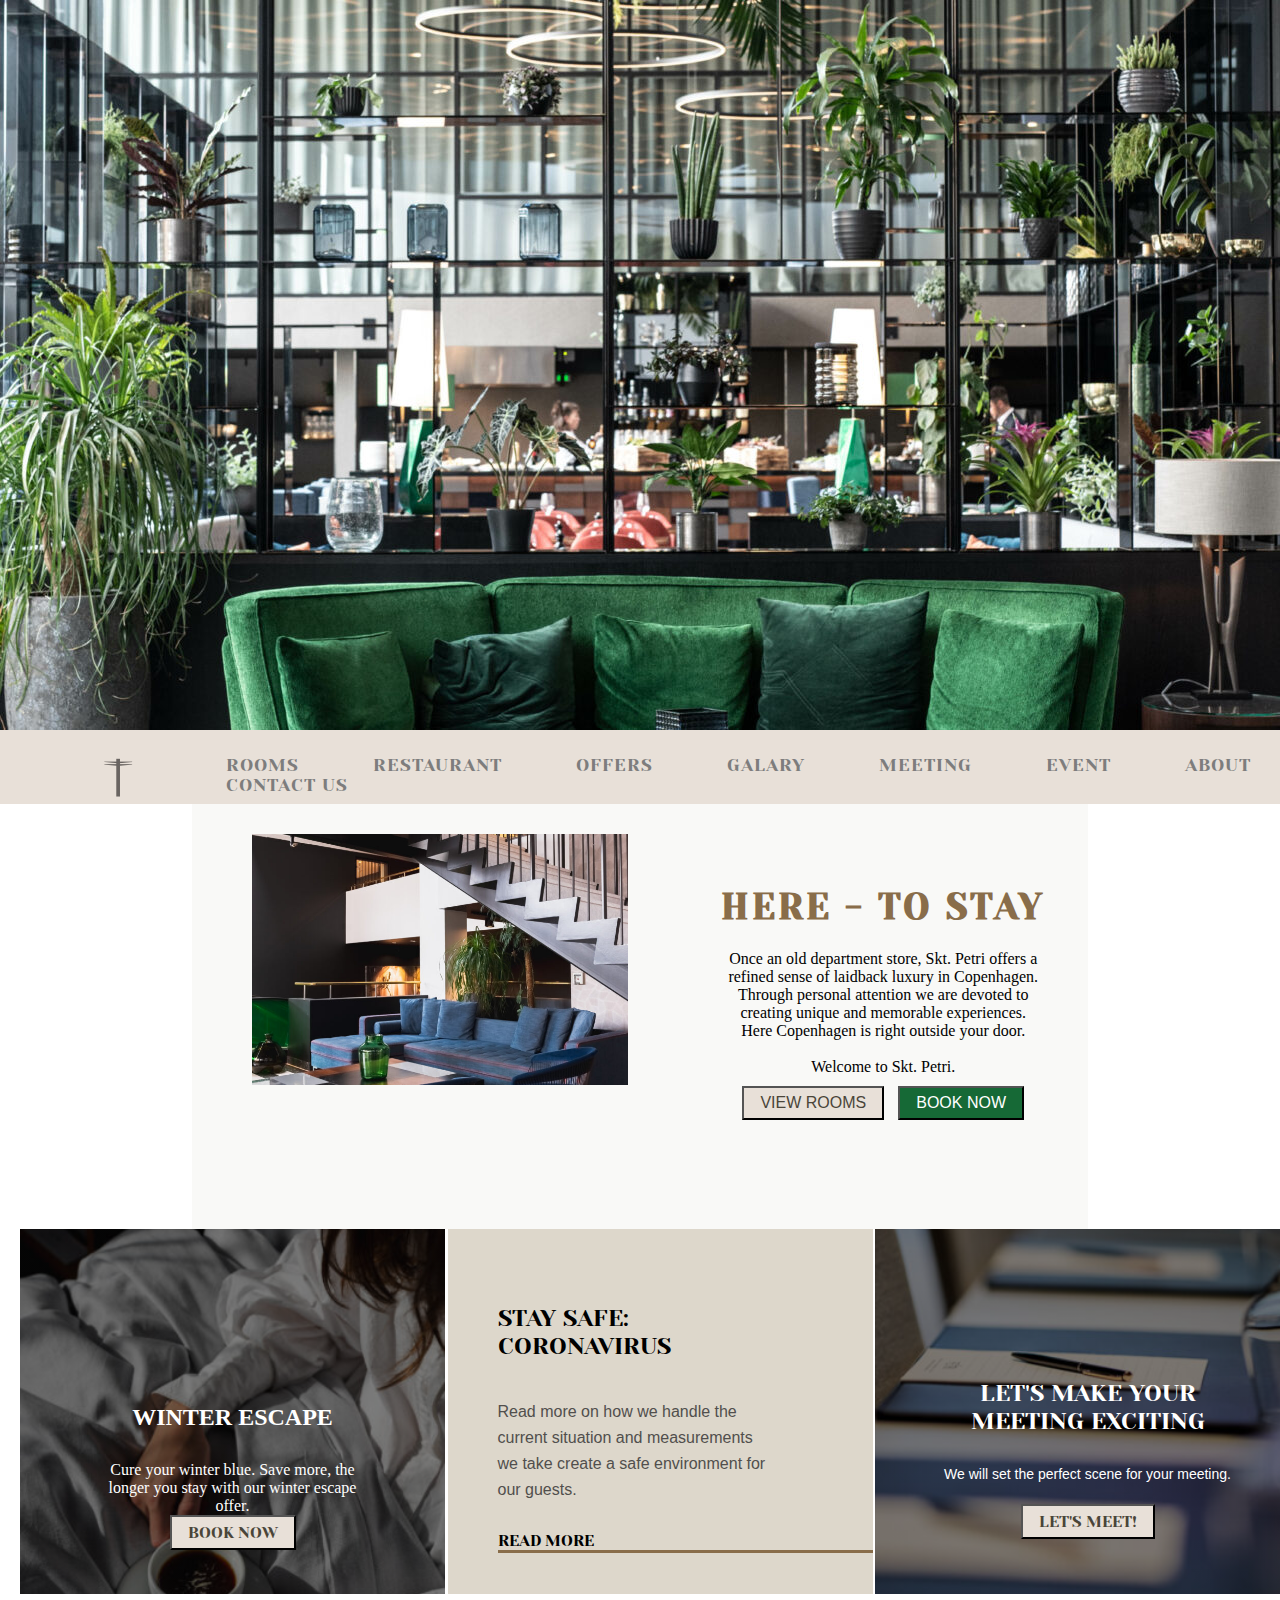
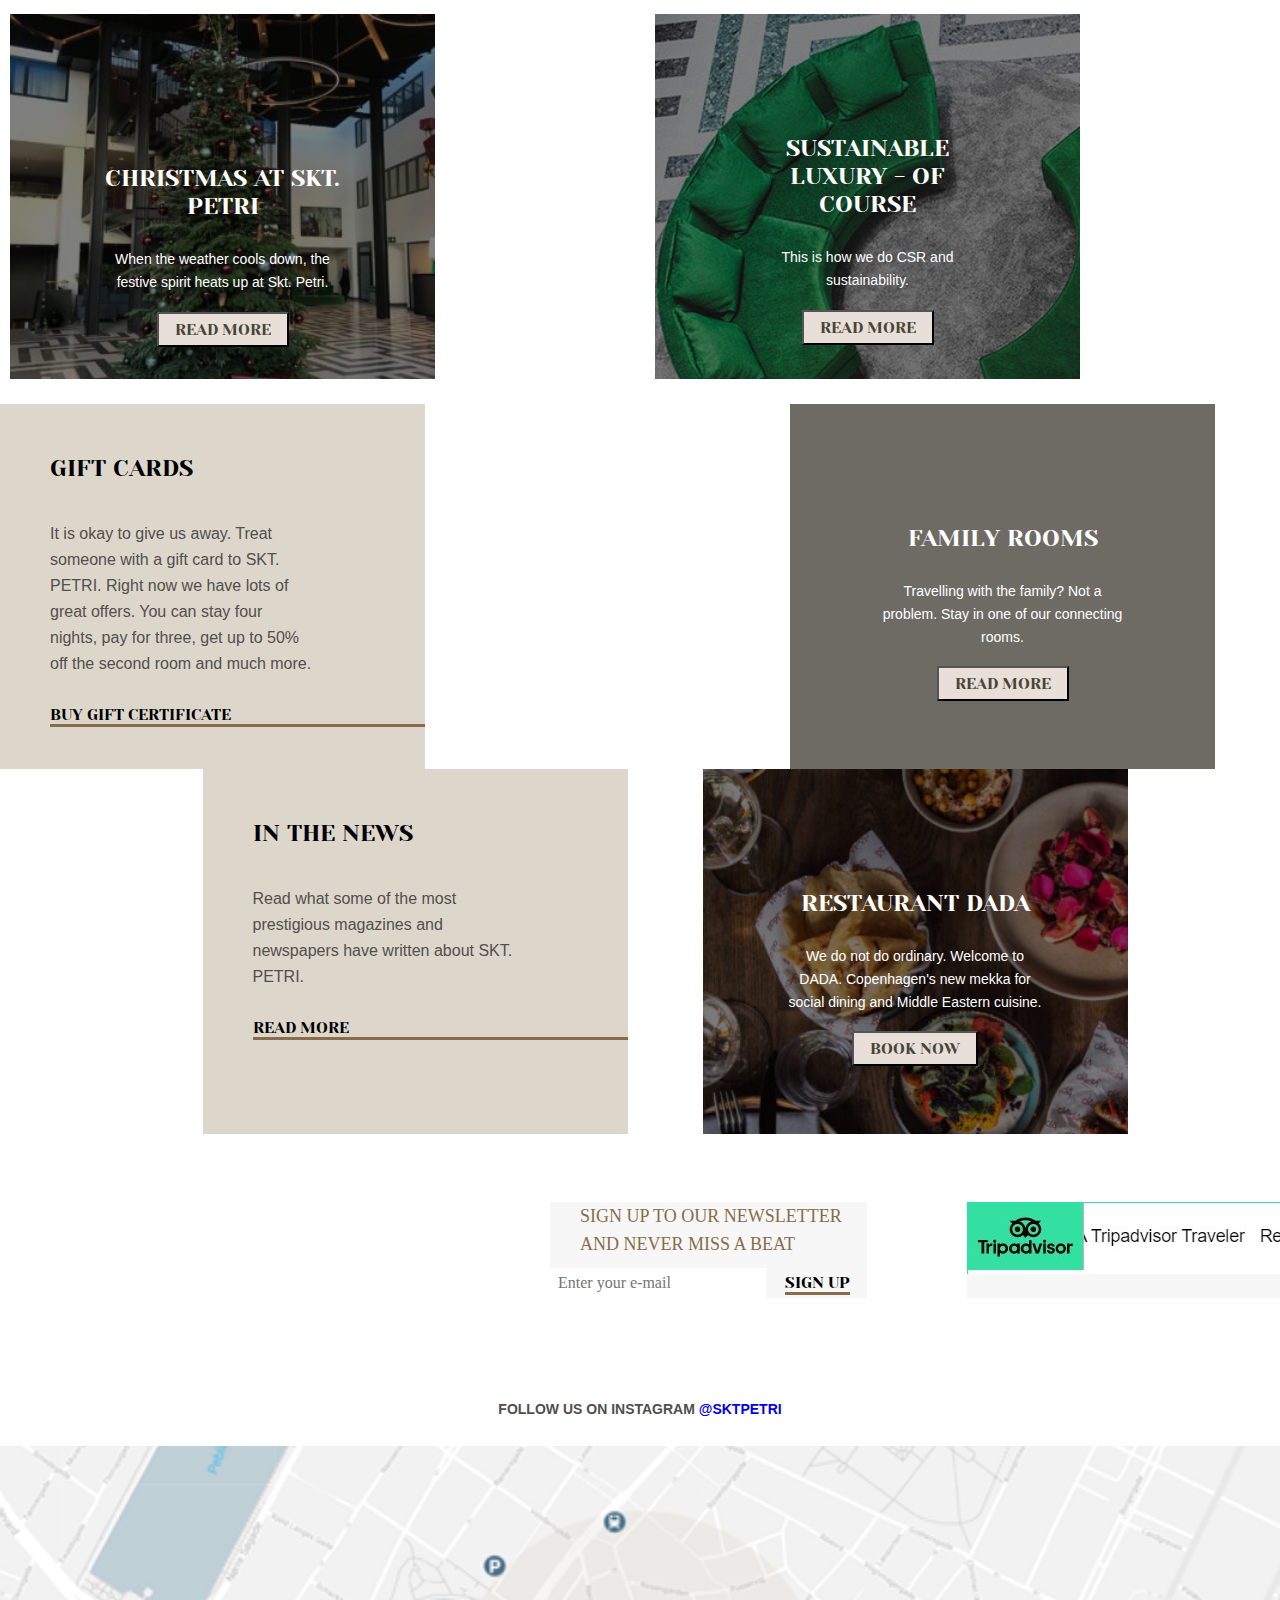
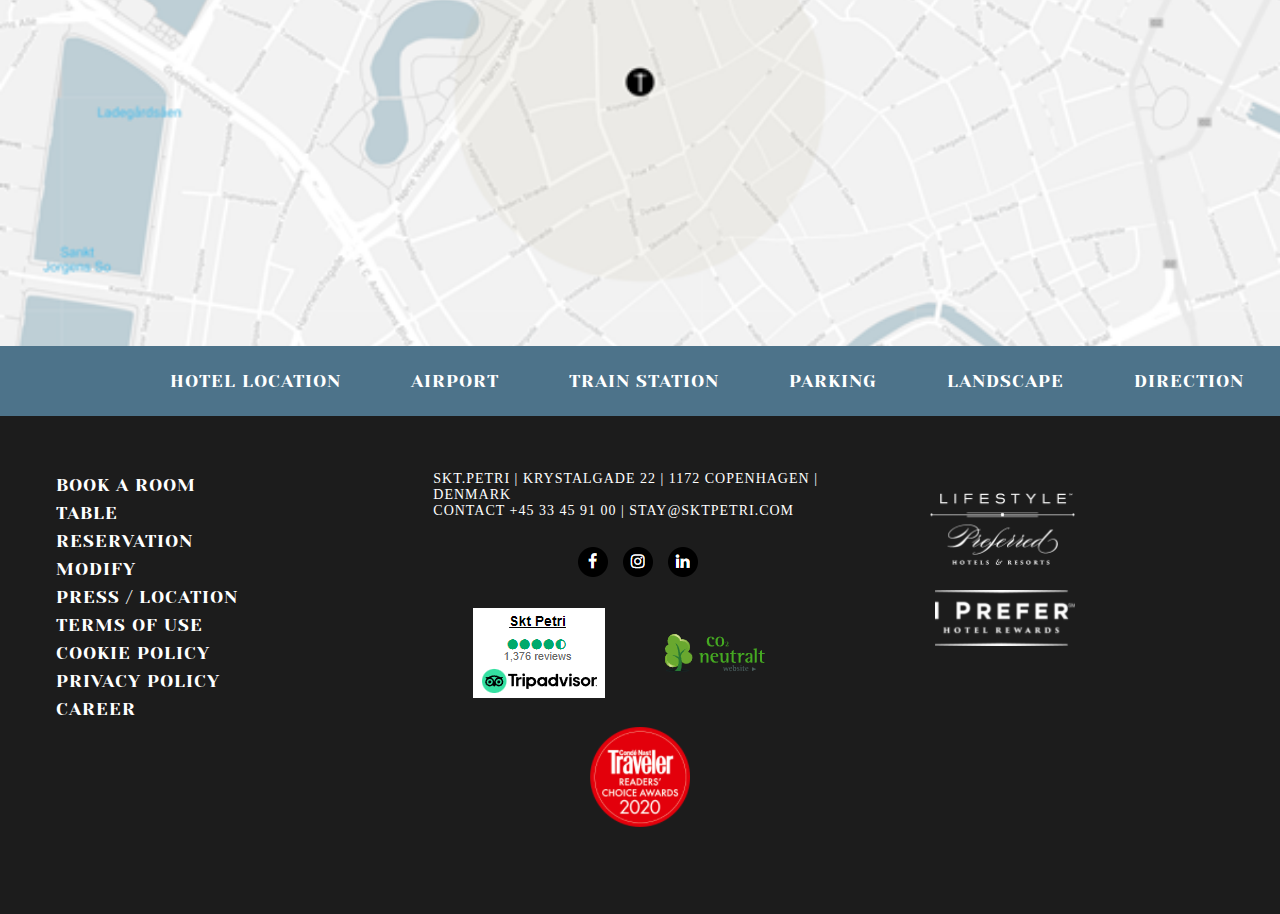
<file: index.html>
<!DOCTYPE html>
<html lang="en" dir="ltr">

<head>
  <meta name="viewport" content="width=device-width, initial-scale=1.0">
  <meta charset="utf-8">
  <title>Skt Petri</title>
  <link rel="stylesheet" href="./css/style.css">
  <link href='https://fonts.googleapis.com/css?family=Yeseva One' rel='stylesheet'>
  <link rel="preconnect" href="https://fonts.googleapis.com">
  <link rel="preconnect" href="https://fonts.gstatic.com" crossorigin>
  <link href="https://fonts.googleapis.com/css2?family=Balsamiq+Sans:ital,wght@0,400;0,700;1,400;1,700&family=Inconsolata:wght@300;400;500;600;700&family=Zen+Kurenaido&display=swap" rel="stylesheet">
</head>

<body>
  <section class="header">
  </section>
  <nav class="navigation">
    <div class="main_heading">
      <li>
        <div class="webiste_logo">
          <a href="./index.html">
            <img src="./pictures/sktpetri_symbol.png" width="36" height="45" alt="Sktpetri">
          </a>
        </div>
      </li>
      <div class="Li_1">
        <a href="#">ROOMS</a>
        <a href="./RESTAURANT.html">RESTAURANT</a>
        <a href="#">OFFERS</a>
        <a href="#">GALARY</a>
        <a href="#">MEETING</a>
        <a href="#">EVENT</a>
        <a href="#">ABOUT</a>
        <a href="./contactme.html">CONTACT US</a>
      </div>

    </div>
    <div class="search">
    </div>

    <div class="language">
    </div>
  </nav>
  <div class="row_1">
    <div class="row_div1_image">
      <img src="./pictures/hotel_image2.jpg" alt="">
    </div>
    <div class="main_description">
      <center>
        <h1 class="description_heading">HERE - TO STAY</h1>
      </center>
      <center>
        <p class="description"> Once an old department store, Skt. Petri offers a<br>
          refined sense of laidback luxury in Copenhagen.<br>
          Through personal attention we are devoted to<br>
          creating unique and memorable experiences.<br>
          Here Copenhagen is right outside your door.
          <br>
          <br>
          Welcome to Skt. Petri.
        </p>
        <div class="button">
          <button class="button1" href="#">VIEW ROOMS</button>
          <button class="button2" href="#">BOOK NOW</button>
        </div>
      </center>
    </div>
  </div>

  <section class="main">
    <div class="row1">
      <div class="row1_div1_image">
        <center>
          <h2 class="winter_heading">WINTER ESCAPE</h2>
        </center>
        <center>
          <p class="Winter_text">Cure your winter blue.
            Save more, the <br>longer you stay
            with our winter escape<br> offer.</p>
        </center>
        <center><button class="button_3" href="#">BOOK NOW</button></center>
      </div>
      <div class="row1_div2_text">
        <p class="Corona_heading">STAY SAFE:<br> CORONAVIRUS</p>
        <p class="Corona_text">Read more on how we handle the<br>
          current situation and measurements<br>
          we take create a safe environment for<br>
          our guests.</p>
        <br>
        <a href="#" class="read_more">
          <p>READ MORE</p>
        </a>
      </div>
      <div class="row1_div3_image">
        <center>
          <p class="meeting_heading">LET'S MAKE YOUR<br>
            MEETING EXCITING</p>
          <br>
          <p class="meeting_text">We will set the perfect scene for your meeting.</p>
          <br>
        </center>
        <center><button class="button_4" href="#">LET'S MEET!</button></center>

      </div>
    </div>

    <div class="row2">

      <div class="row2_div1_image">
        <center>
          <p class="christmas_heading">CHRISTMAS AT SKT.<br> PETRI<br>
          </p>
          <br>
          <p class="christmas_text">When the weather cools down, the<br>
            festive spirit heats up at Skt. Petri.</p>
          <br>
        </center>
        <center><button class="button_5" href="#">READ MORE</button></center>
      </div>

      <div class="row2_div2_image">
        <center>
          <p class="luxury_heading">SUSTAINABLE<br> LUXURY - OF<br> COURSE</p>
          <br>
          <p class="luxury_text">This is how we do CSR and<br>
            sustainability.</p>
          <br>
        </center>
        <center><button class="button_6" href="#">READ MORE</button></center>
      </div>

      <div class="row2_div3_text">
        <p class="Gift_heading">GIFT CARDS</p>
        <p class="Gift_text">It is okay to give us away. Treat<br>
          someone with a gift card to SKT.<br>
          PETRI. Right now we have lots of<br>
          great offers. You can stay four<br>
          nights, pay for three, get up to 50%<br>
          off the second room and much more.</p>
        <br>
        <a href="#" class="More_gift">
          <p>BUY GIFT CERTIFICATE</p>
        </a>
      </div>


      <div class="row_3">
        <div class="row3_div1_image">
          <center>
            <p class="family_heading">FAMILY ROOMS
            </p>
            <br>
            <p class="family_text">Travelling with the family? Not a<br>
              problem. Stay in one of our connecting<br>
              rooms.</p>
            <br>
          </center>
          <center><button class="button_7" href="#">READ MORE</button></center>
        </div>
      </div>

      <div class="row3_div2_text">
        <p class="News_heading">IN THE NEWS</p>
        <p class="News_text">Read what some of the most<br>
          prestigious magazines and<br>
          newspapers have written about SKT.<br>
          PETRI.</p>
        <br>
        <a href="#" class="News_button">
          <p>READ MORE</p>
        </a>
      </div>

      <div class="row3">
        <div class="row3_div3_image">
          <center>
            <p class="Restuarant_heading">RESTAURANT DADA</p>
            <br>
            <p class="Restuarant_text">We do not do ordinary. Welcome to<br>
              DADA. Copenhagen's new mekka for<br>
              social dining and Middle Eastern cuisine.</p>
            <br>
          </center>
          <center><button class="button_8" href="#">BOOK NOW</button></center>
        </div>
      </div>
    </div>
    <br>


    <div class="row4">
      <div class="Main_text">
        <p class="Contact_text">SIGN UP TO OUR NEWSLETTER AND NEVER MISS A BEAT</p>
        <div>
          <input id="contact_us_email" class="textfield" type="email" placeholder="Enter your e-mail" name="inp_email">
          <a class="contact_signup" href="#">SIGN UP</a>
        </div>
      </div>


      <div class="trip_advisor_image">
        <img src="./pictures/tripadvisor_image.jpg">
      </div>
    </div>

    <div class="insta_feed">
      <center>
        <p class="insta_text">FOLLOW US ON INSTAGRAM <a href="https://www.instagram.com/sktpetri/">@SKTPETRI</a></p>
      </center>
    </div>

    <div class="map_image_">
    </div>

    <div class="nav_2">
      <ul>
        <a href="#">
          <li>HOTEL LOCATION</li>
        </a>
        <a href="#">
          <li>AIRPORT</li>
        </a>
        <a href="#">
          <li>TRAIN STATION</li>
        </a>
        <a href="#">
          <li>PARKING</li>
        </a>
        <a href="#">
          <li>LANDSCAPE</li>
        </a>
        <a href="#">
          <li>DIRECTION</li>
      </ul>
    </div>





  </section>

  <footer>
    <div class="footer_1">
      <a href="#">
        <li class="book">BOOK A ROOM</li>
      </a>
      <a href="#">
        <li class="table">TABLE</li>
      </a>
      <a href="#">
        <li class="reservation">RESERVATION</li>
      </a>
      <a href="#">
        <li class="modify">MODIFY</li>
      </a>
      <a href="#">
        <li class="press">PRESS / LOCATION</li>
      </a>
      <a href="#">
        <li class="Term">TERMS OF USE </li>
      </a>
      <a href="#">
        <li class="cookie">COOKIE POLICY</li>
      </a>
      <a href="#">
        <li class="privacy_">PRIVACY POLICY</li>
      </a>
      <a href="#">
        <li class="career">CAREER</li>
      </a>
    </div>
    <div class="footer_2">
      <p> SKT.PETRI | KRYSTALGADE 22 | 1172 COPENHAGEN | DENMARK</p>
      <p>CONTACT +45 33 45 91 00 | STAY@SKTPETRI.COM</p>
      <center><img src="./pictures/bottom-bar.png"></center>
      <img class="skt-petri" src="./pictures/skt_petri.png">
      <img class="co_neu" src="./pictures/coneutralt.png">
      <center><img src="./pictures/traveler.png"></center>
    </div>

    <div class="footer_3">
      <img class="hotel_award" src="./pictures/hotel-rewards.png">
    </div>
</body>

</html>
</file>
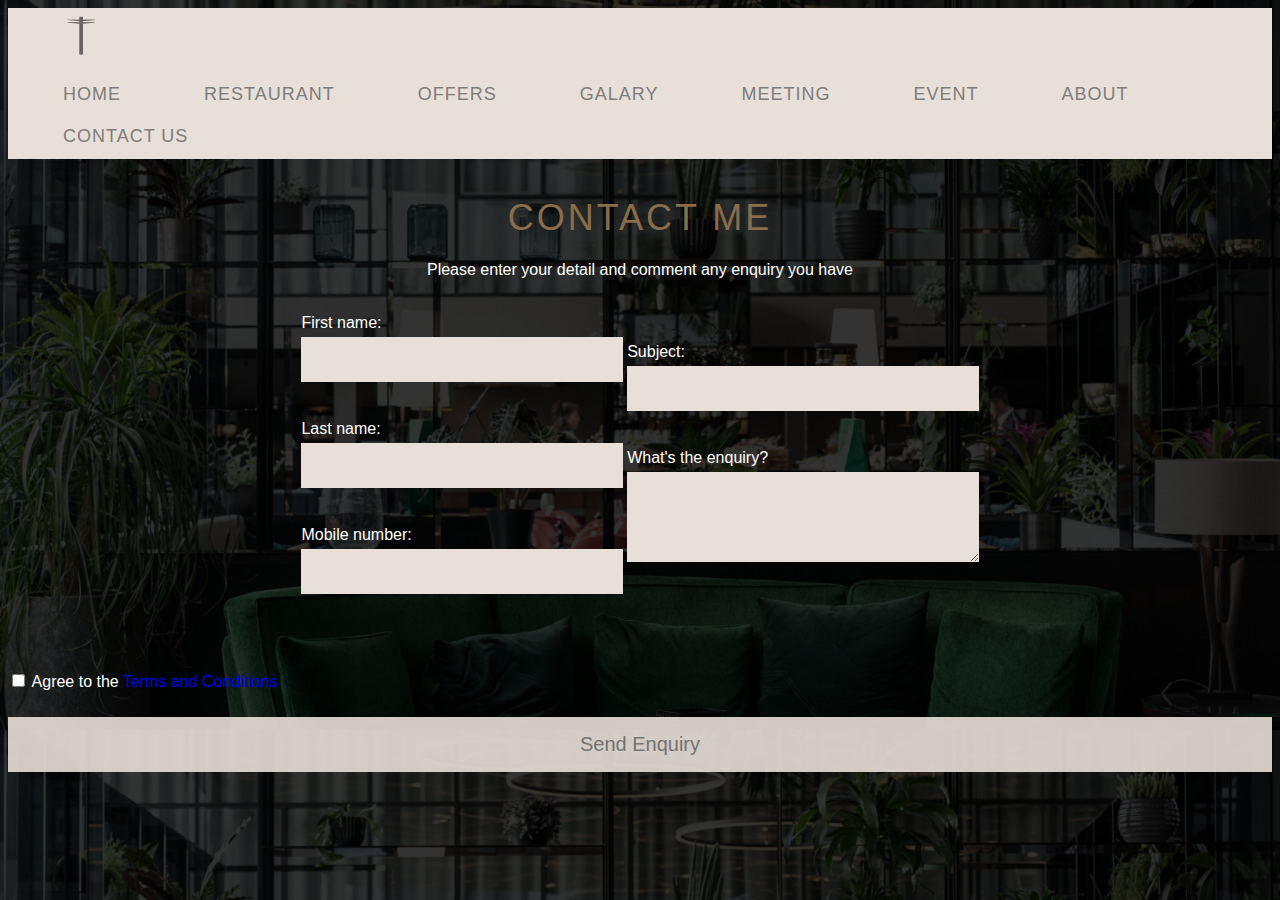
<file: contactme.html>
<!DOCTYPE html>
<html lang="en" dir="ltr">

<head>
  <meta charset="utf-8">
  <title>Contact me</title>
  <link rel="stylesheet" href="./css/contactme.css">
</head>

<body>
  <nav class="navigation">
    <div class="main_heading">
      <li>
        <div class="webiste_logo">
          <a href="./index.html">
            <img src="./pictures/sktpetri_symbol.png" width="36" height="45" alt="Sktpetri">
          </a>
        </div>
      </li>
      <a href="./index.html">HOME</a>
      <a href="./RESTAURANT.html">RESTAURANT</a>
      <a href="#">OFFERS</a>
      <a href="#">GALARY</a>
      <a href="#">MEETING</a>
      <a href="#">EVENT</a>
      <a href="#">ABOUT</a>
      <a href="./contactme.html">CONTACT US</a>

    </div>
  </nav>

  <form action="enquiry.html">
    <div class="main">
      <center>
        <p class="main_heading">Contact me</p>
      </center>
      <center>
        <p>Please enter your detail and comment any enquiry you have</p>
      </center>
      <table>
        <td>
          <p>First name:
            <input type="text" name="First name" maxlength="30" required>
          </p>
          <p>Last name:
            <input type="text" name="Last name" maxlength="30" required>
          </p>
          <p>Mobile number:
            <input type="text" name="Mobile number" maxlength="11" required>
          </p>
        </td>
        <td>
          <p>Subject:
            <input type="text" name="Email address" maxlength="40" required>
          </p>
          <p>What's the enquiry?
            <textarea name="comments" cols="20" rows="4"></textarea>
          </p>

        </td>
      </table>
      <br>
      <br>
      <input type="checkbox" name="agreement"> <a style="color: white;"> Agree to the <a href="#">Terms and Conditions</a></a>
      <br>
      <br>
      <button type="Submit" class="register">Send Enquiry</button>



    </div>
  </form>
</body>

</html>
</file>
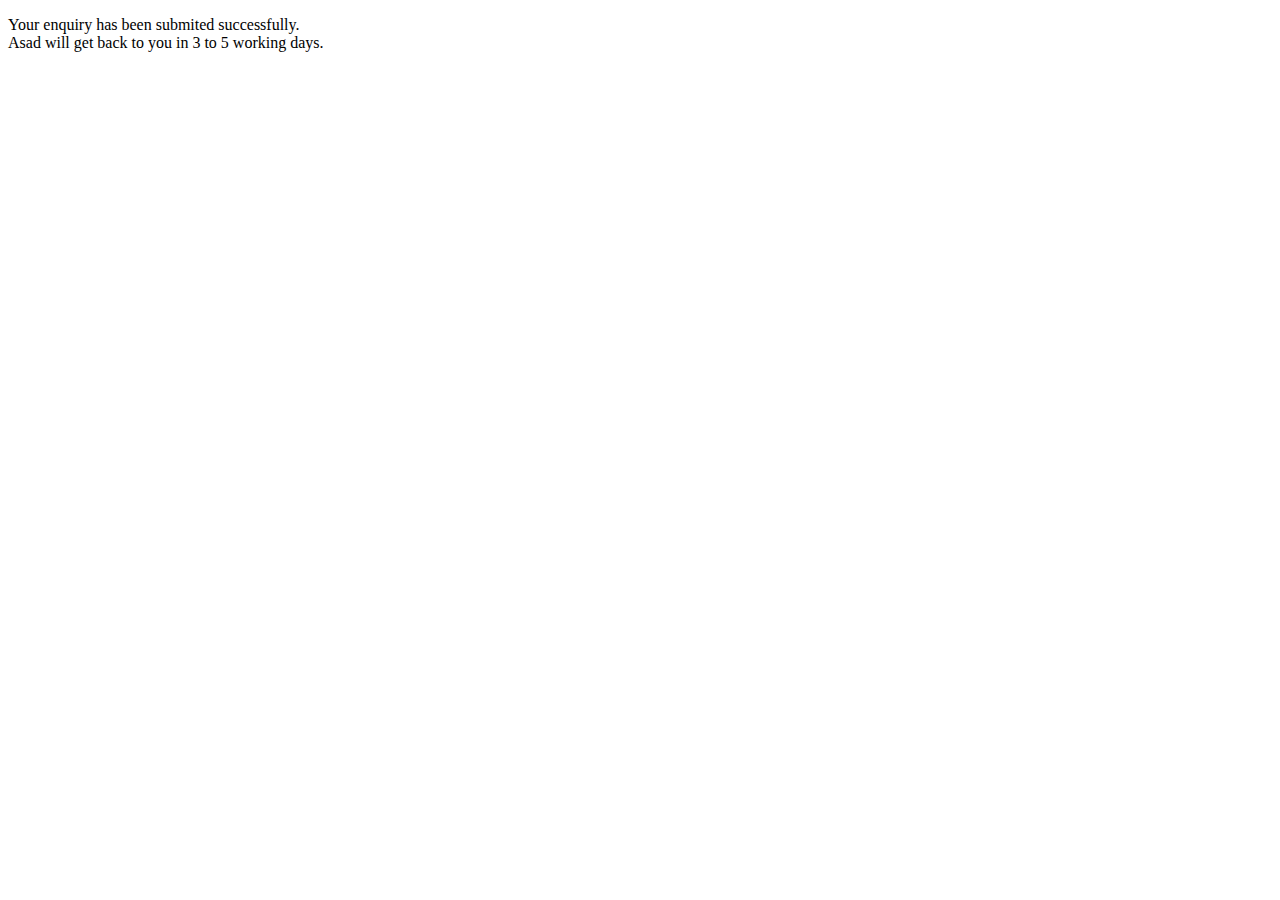
<file: enquiry.html>
<!DOCTYPE html>
<html lang="en" dir="ltr">

<head>
  <meta charset="utf-8">
  <title>Enquiry sent</title>
</head>

<body>
  <p>Your enquiry has been submited successfully.<br> Asad will get back to you in 3 to 5 working days.</p>
</body>

</html>
</file>
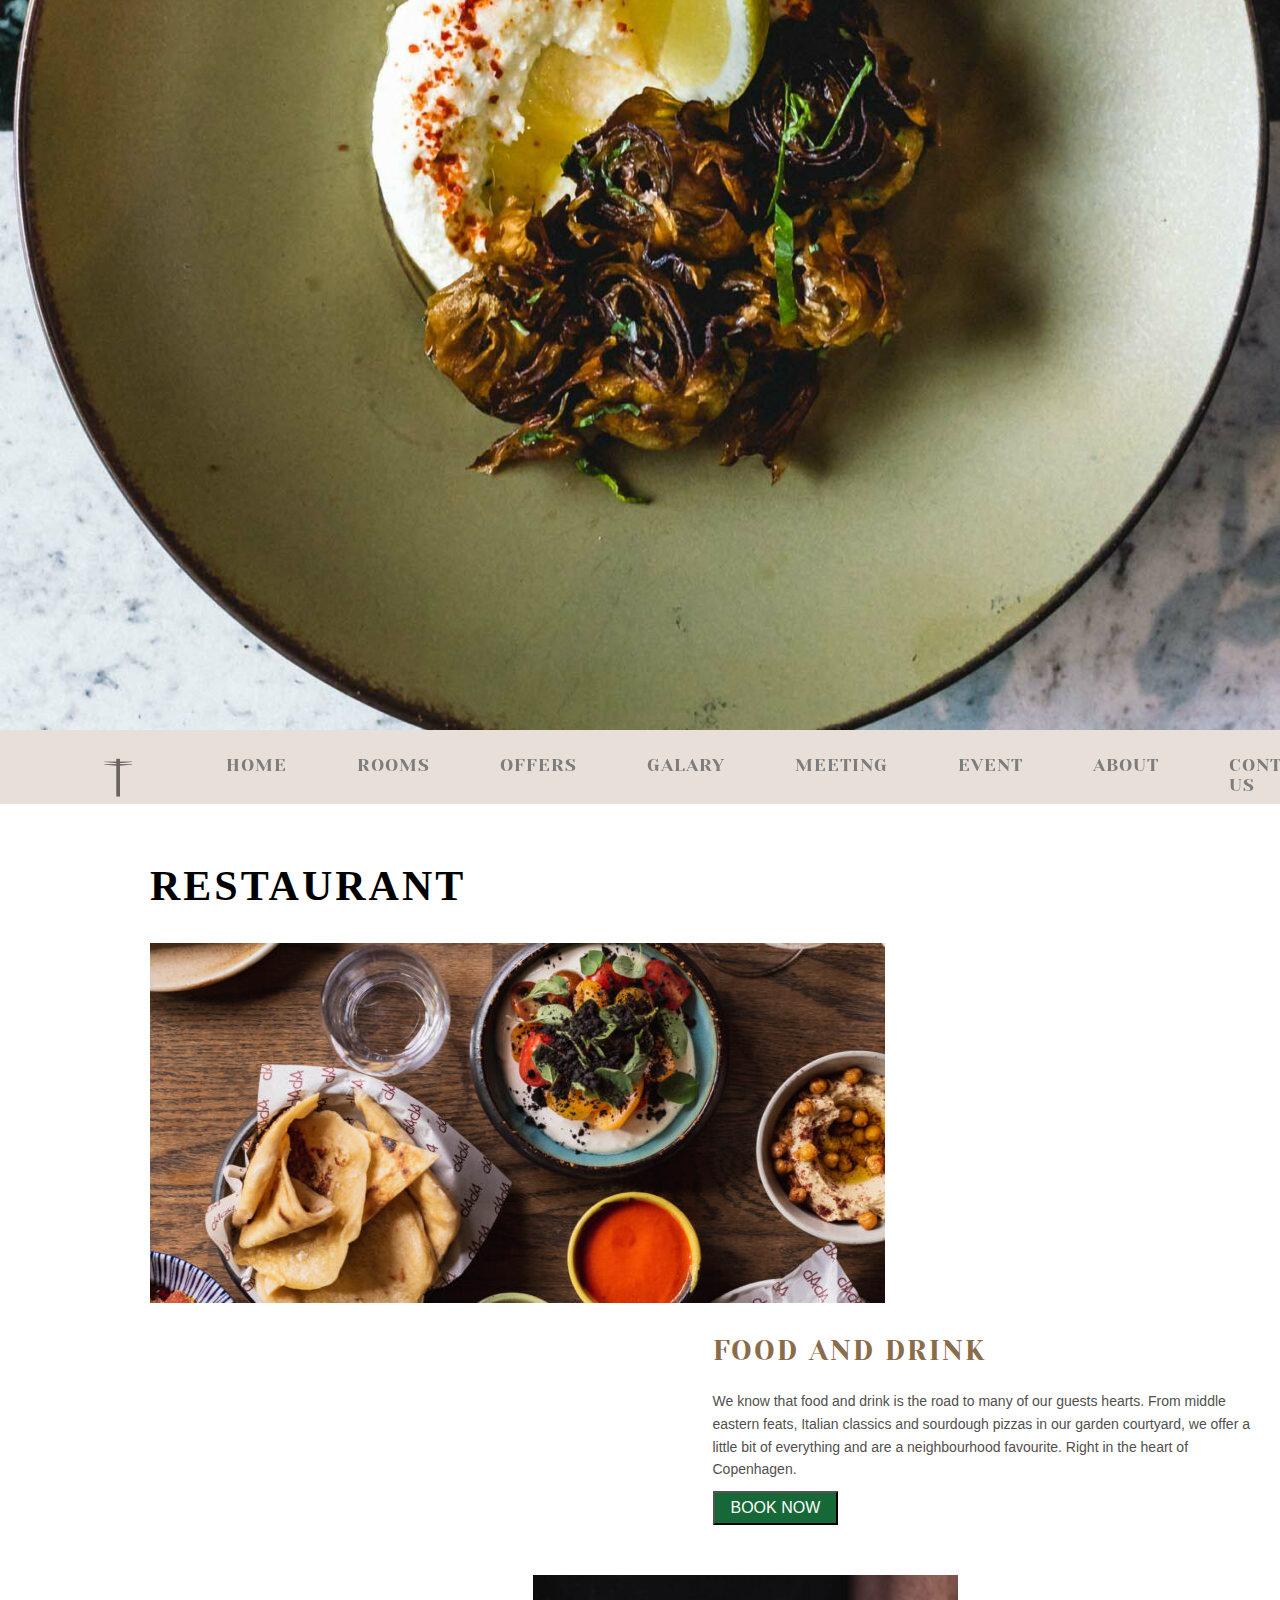
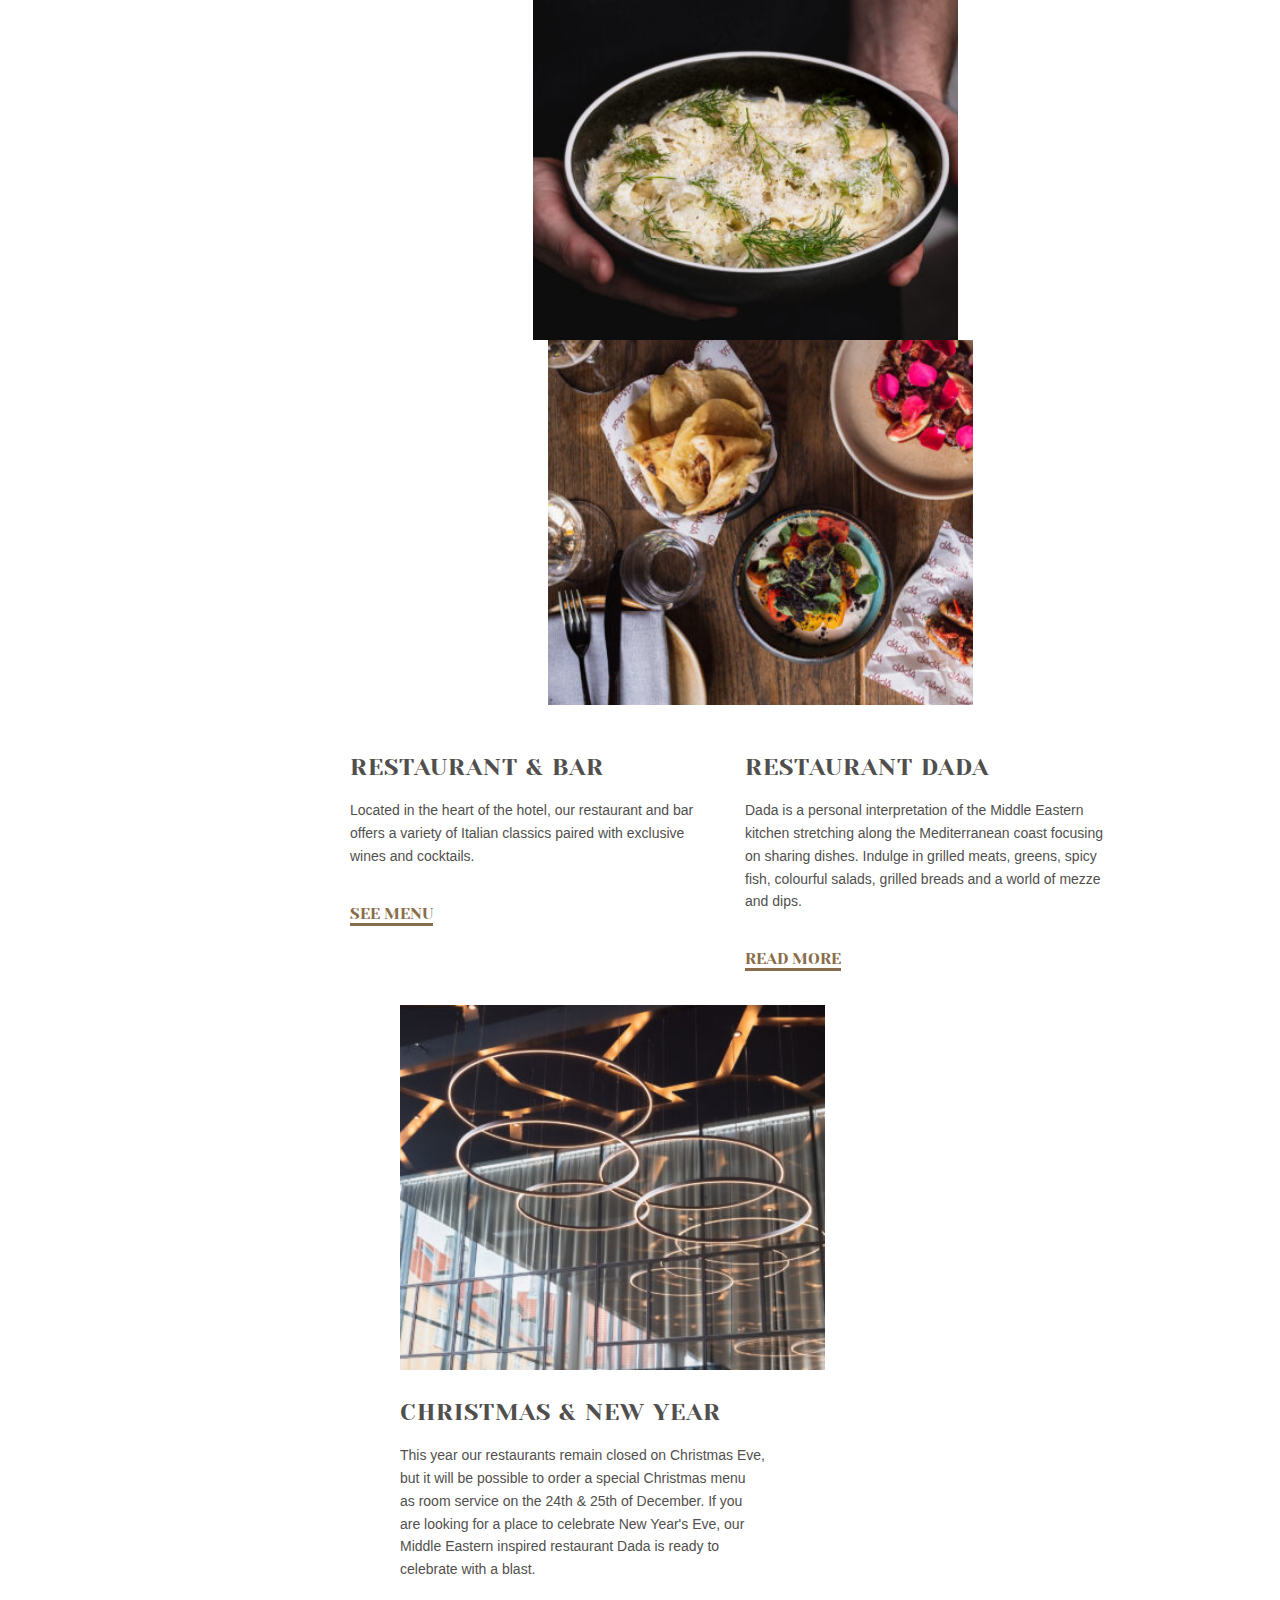
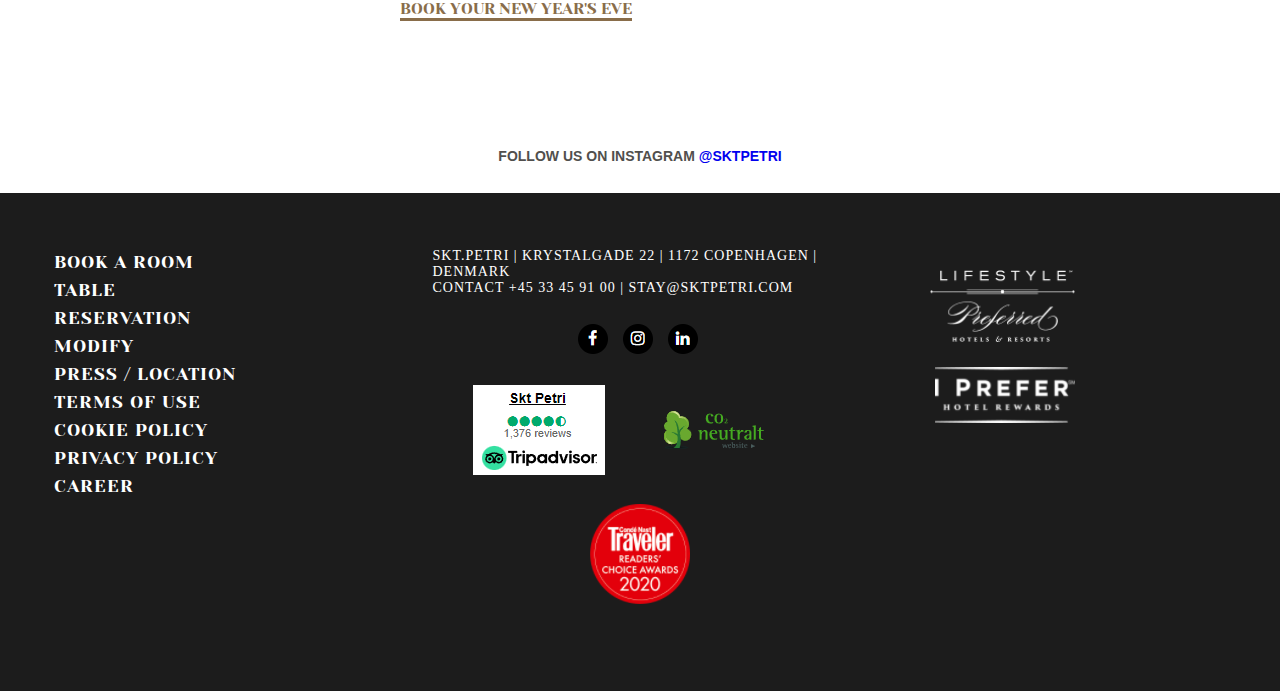
<file: RESTAURANT.html>
<!DOCTYPE html>
<html lang="en" dir="ltr">

<head>
  <meta charset="utf-8">
  <title>RESTAURANT</title>
  <link rel="stylesheet" href="./css/RESTAURANT.css">
  <link href='https://fonts.googleapis.com/css?family=Yeseva One' rel='stylesheet'>
  <link rel="preconnect" href="https://fonts.googleapis.com">
  <link rel="preconnect" href="https://fonts.gstatic.com" crossorigin>
  <link href="https://fonts.googleapis.com/css2?family=Balsamiq+Sans:ital,wght@0,400;0,700;1,400;1,700&family=Inconsolata:wght@300;400;500;600;700&family=Zen+Kurenaido&display=swap" rel="stylesheet">
</head>

<body>
  <section class="header">
  </section>
  <nav class="navigation">
    <div class="main_heading">
      <li>
        <div class="webiste_logo">
          <a href="./pictures/index.html">
            <img src="./pictures/sktpetri_symbol.png" width="36" height="45" alt="Sktpetri">
          </a>
        </div>
      </li>
      <a href="./index.html">HOME</a>
      <a href="#">ROOMS</a>
      <a href="#">OFFERS</a>
      <a href="#">GALARY</a>
      <a href="#">MEETING</a>
      <a href="#">EVENT</a>
      <a href="#">ABOUT</a>
      <a href="./contactme.html">CONTACT US</a>
    </div>
  </nav>
  <br>

  <div class="row1">
    <div class="Restaurant">
      <h1 class="restaurant_heading">RESTAURANT</h1>
      <br>
    </div>

    <div class="restaurant1_image">
      <img src="./pictures/mainfood.jpg">
    </div>

    <div class="main_text">
      <p class="food_heading">FOOD AND DRINK</p>
      <p class="food_text">We know that food and drink is the road to many of our guests hearts. From middle<br>
        eastern feats, Italian classics and sourdough pizzas in our garden courtyard, we offer a<br>
        little bit of everything and are a neighbourhood favourite. Right in the heart of<br>
        Copenhagen.</p>
      <div class="main_button">
        <button class="button1" href="#">BOOK NOW</button>
      </div>
    </div>
  </div>
  </div>

  <div class="row2">
    <div class="row2_image_1">
    </div>

    <div class="row2_image_2">
    </div>
  </div>

  <div class="row3">
    <div class="row3_text1">
      <p class="text_heading">RESTAURANT & BAR</p>
      <p class="text_main">Located in the heart of the hotel, our restaurant and bar<br>
        offers a variety of Italian classics paired with exclusive<br>
        wines and cocktails.</p>
      <br>
      <br>
      <a class="menu" href="#">SEE MENU</a>
    </div>

    <div class="row3_text2">
      <p class="text2_heading">RESTAURANT DADA</p>
      <p class="text2_main">Dada is a personal interpretation of the Middle Eastern<br>
        kitchen stretching along the Mediterranean coast focusing<br>
        on sharing dishes. Indulge in grilled meats, greens, spicy<br>
        fish, colourful salads, grilled breads and a world of mezze<br>
        and dips.</p>
      <br>
      <br>
      <a class="Read" href="#">READ MORE</a>
    </div>
  </div>

  <div class="row4">
    <div class="row4_image">
    </div>
  </div>

  <div class="row5">
    <div class="row5_text">
      <p class="row5_title">CHRISTMAS & NEW YEAR</p>
      <p class="row5_main_text">This year our restaurants remain closed on Christmas Eve,<br>
        but it will be possible to order a special Christmas menu<br>
        as room service on the 24th & 25th of December. If you<br>
        are looking for a place to celebrate New Year's Eve, our<br>
        Middle Eastern inspired restaurant Dada is ready to<br>
        celebrate with a blast.</p>
      <br>
      <a class="New_year" href="#">BOOK YOUR NEW YEAR'S EVE</a>
    </div>
  </div>

  <div class="insta_feed">
    <center>
      <p class="insta_text">FOLLOW US ON INSTAGRAM <a href="https://www.instagram.com/sktpetri/">@SKTPETRI</a></p>
    </center>
  </div>

  <footer>
    <div class="footer_1">
      <a href="#">
        <li class="book">BOOK A ROOM</li>
      </a>
      <a href="#">
        <li class="table">TABLE</li>
      </a>
      <a href="#">
        <li class="reservation">RESERVATION</li>
      </a>
      <a href="#">
        <li class="modify">MODIFY</li>
      </a>
      <a href="#">
        <li class="press">PRESS / LOCATION</li>
      </a>
      <a href="#">
        <li class="Term">TERMS OF USE </li>
      </a>
      <a href="#">
        <li class="cookie">COOKIE POLICY</li>
      </a>
      <a href="#">
        <li class="privacy_">PRIVACY POLICY</li>
      </a>
      <a href="#">
        <li class="career">CAREER</li>
      </a>
    </div>
    <div class="footer_2">
      <p> SKT.PETRI | KRYSTALGADE 22 | 1172 COPENHAGEN | DENMARK</p>
      <p>CONTACT +45 33 45 91 00 | STAY@SKTPETRI.COM</p>
      <center><img src="./pictures/bottom-bar.png"></center>
      <img class="skt-petri" src="./pictures/skt_petri.png">
      <img class="co_neu" src="./pictures/coneutralt.png">
      <center><img src="./pictures/traveler.png"></center>
    </div>

    <div class="footer_3">
      <img class="hotel_award" src="./pictures/hotel-rewards.png">
    </div>





</body>


</html>
</file>
<file: css/style.css>
* {
   box-sizing: border-box;
   margin: 0;
 }

 .header {
   background-image: url(../pictures/hotel-image.jpg);
   background-size: cover;
   background-position: 50%;
   background-repeat: no-repeat;
   width: 100%;
   height: 730px;
 }

 .navigation {
   width: 100%;
   position: relative;
   background-color: #e8e0d8;
   position: -webkit-sticky;
   position: sticky;
   top: 0;
 }

 .main_heading {
   display: flex;
   padding-top: 25px;
   list-style-type: none;
   justify-content: center;
 }

 .navigation a {
   margin-right: 20px;
   margin-left: 50px;
   font-size: 18px;
   color: #7d7d7d;
   font-family: Yeseva One, sans-serif;
   letter-spacing: 1px;
   transition: color .5s ease-in-out;
 }

 a {
   text-decoration: none;
 }

 @media only screen and (max-width: 600px) {
   .navigation .Li_1 {
     height: 230px;
     flex-direction: column;
     text-align: center;
   }
 }

 @media only screen and (max-width: 1000px) {
   .navigation .Li_1 {
     display: none;
   }
 }

 .row1 {
   width: 100%;
   display: flex;
   flex-wrap: wrap;
   justify-content: space-between;
   margin: 0px 20px 20px 20px;
 }

 .row1>div {
   height: 365px;
   width: 425px;
   background-color: rgb(221, 215, 203);
 }

 footer {
   background-color: #1C1C1C;
   padding: 55px 0px 80px;
   display: flex;
   justify-content: space-between;
 }

 footer>div {
   height: 363px;
   width: 425px;
   background-color: #1C1C1C;
 }

 .row_1 {
   width: 70%;
   display: flex;
   flex-wrap: nowrap;
   justify-content: center;
   padding: 30px;
   margin-left: auto;
   margin-right: auto;
   background-color: #F9F9F7
 }

 .description {
   padding-bottom: : 10px;
 }

 .description_heading {
   display: block;
   margin-bottom: 20px;
   color: #896d4a;
   font-size: 36px;
   font-family: Yeseva One, sans-serif;
   line-height: 100%;
   letter-spacing: 3px;
   text-transform: uppercase;
   padding: 5px;
 }

 .row_1>div {
   height: 365px;
   width: 700px;
   margin-left: 30px;
 }

 .main_description {
   padding-top: 50px;
   top: 50%;
   padding-left: 50px;
 }

 .button1 {
   padding-top: 10px;
   margin-top: 10px;
   margin-right: 10px;
   display: inline-block;
   padding: 6px 16px;
   color: #4a4539;
   background-color: #e8e0d8;
   font-size: 16px;
   text-transform: uppercase;
   cursor: pointer;
   transition: all .5s ease;
 }

 .button2 {
   margin-right: 0;
   margin-top: 10px;
   color: #fff;
   background-color: #166936;
   display: inline-block;
   padding: 6px 16px;
   font-size: 16px;
   text-transform: uppercase;
   cursor: pointer;
   transition: all .5s ease;
 }

 .row1_div1_image {
   background-image: linear-gradient(rgba(0, 0, 0, 0.5), rgba(0, 0, 0, 0.5)), url(../pictures/cofee_image.jpg);
   background-position: center;
   background-repeat: no-repeat;
   background-size: cover;
 }

 .row_div1_image img {
   width: 100%;
 }

 .Winter_text {
   padding-top: 15px;
   color: white;
 }

 .winter_heading {
   font-size: 24px;
   margin-bottom: 15px;
   color: #fff;
   text-transform: uppercase;
   padding-top: 175px;
 }

 .button_3 {
   padding: 6px 16px;
   color: #4a4539;
   background-color: #e8e0d8;
   font-family: Yeseva One, sans-serif;
   font-size: 16px;
   text-transform: uppercase;
   cursor: pointer;
   transition: all .5s ease;
 }

 .button_4 {
   padding: 6px 16px;
   color: #4a4539;
   background-color: #e8e0d8;
   font-family: Yeseva One, sans-serif;
   font-size: 16px;
   text-transform: uppercase;
   cursor: pointer;
   transition: all .5s ease;
 }

 .button_5 {
   padding: 6px 16px;
   color: #4a4539;
   background-color: #e8e0d8;
   font-family: Yeseva One, sans-serif;
   font-size: 16px;
   text-transform: uppercase;
   cursor: pointer;
   transition: all .5s ease;
 }

 .button_6 {
   padding: 6px 16px;
   color: #4a4539;
   background-color: #e8e0d8;
   font-family: Yeseva One, sans-serif;
   font-size: 16px;
   text-transform: uppercase;
   cursor: pointer;
   transition: all .5s ease;
 }

 .button_7 {
   padding: 6px 16px;
   color: #4a4539;
   background-color: #e8e0d8;
   font-family: Yeseva One, sans-serif;
   font-size: 16px;
   text-transform: uppercase;
   cursor: pointer;
   transition: all .5s ease;
 }

 .button_8 {
   padding: 6px 16px;
   color: #4a4539;
   background-color: #e8e0d8;
   font-family: Yeseva One, sans-serif;
   font-size: 16px;
   text-transform: uppercase;
   cursor: pointer;
   transition: all .5s ease;
 }

 .row1_div2_text {
   padding-top: 75px;
   padding-left: 50px;
 }

 .Corona_heading {
   padding-bottom: 19px;
   margin-bottom: 20px;
   font-size: 24px;
   color: inherit;
   font-family: Yeseva One, sans-serif;
   line-height: 28px;
 }

 .Corona_text {
   color: inherit;
   margin: 0 0 10px;
   font-family: Roboto, sans-serif;
   font-size: 16px;
   line-height: 1.628571429;
   color: #514f4d;
 }

 .read_more p {
   color: black;
   font-family: Yeseva One, sans-serif;
   border-bottom: 3.5px solid #896d4a;
 }

 .row1_div3_image {
   background-image: linear-gradient(rgba(0, 0, 0, 0.5), rgba(0, 0, 0, 0.5)), url(../pictures/paper_pen.jpg);
   background-position: center;
   background-repeat: no-repeat;
   background-size: cover;
 }

 .meeting_heading {
   font-size: 24px;
   margin-bottom: 10px;
   color: rgb(255, 255, 255);
   font-family: Yeseva One, sans-serif;
   padding-top: 150px;
 }

 .meeting_text {
   font-family: Roboto, sans-serif;
   font-size: 14px;
   line-height: 1.62857;
   color: rgb(255, 255, 255);
 }

 .christmas_heading {
   font-size: 24px;
   margin-bottom: 10px;
   color: rgb(255, 255, 255);
   font-family: Yeseva One, sans-serif;
   padding-top: 150px;
 }

 .christmas_text {
   font-family: Roboto, sans-serif;
   font-size: 14px;
   line-height: 1.62857;
   color: rgb(255, 255, 255);
 }

 .luxury_heading {
   font-size: 24px;
   margin-bottom: 10px;
   color: rgb(255, 255, 255);
   font-family: Yeseva One, sans-serif;
   padding-top: 120px;
 }

 .luxury_text {
   font-family: Roboto, sans-serif;
   font-size: 14px;
   line-height: 1.62857;
   color: rgb(255, 255, 255);
 }

 .family_heading {
   font-size: 24px;
   margin-bottom: 10px;
   color: rgb(255, 255, 255);
   font-family: Yeseva One, sans-serif;
   padding-top: 120px;
 }

 .family_text {
   font-family: Roboto, sans-serif;
   font-size: 14px;
   line-height: 1.62857;
   color: rgb(255, 255, 255);
 }

 .Restuarant_heading {
   font-size: 24px;
   margin-bottom: 10px;
   color: rgb(255, 255, 255);
   font-family: Yeseva One, sans-serif;
   padding-top: 120px;
 }

 .Restuarant_text {
   font-family: Roboto, sans-serif;
   font-size: 14px;
   line-height: 1.62857;
   color: rgb(255, 255, 255);
 }

 .News_heading {
   padding-bottom: 19px;
   margin-bottom: 20px;
   font-size: 24px;
   color: inherit;
   font-family: Yeseva One, sans-serif;
   line-height: 28px;
 }

 .News_text {
   color: inherit;
   margin: 0 0 10px;
   font-family: Roboto, sans-serif;
   font-size: 16px;
   line-height: 1.628571429;
   color: #514f4d;
 }

 .row2 {
   width: 100%;
   display: flex;
   flex-wrap: wrap;
   justify-content: center;
 }

 .row2>div {
   height: 365px;
   width: 425px;
   background-color: rgb(221, 215, 203);
 }

 .row2_div1_image {
   background-image: linear-gradient(rgba(0, 0, 0, 0.5), rgba(0, 0, 0, 0.5)), url(../pictures/christmas_image.jpg);
   background-position: center;
   background-repeat: no-repeat;
   background-size: cover;
   margin-left: 10px;
   margin-right: 20px;
   margin-bottom: 25px;
 }

 .row2_div2_image {
   background-image: linear-gradient(rgba(0, 0, 0, 0.5), rgba(0, 0, 0, 0.5)), url(../pictures/greenseat_image.jpg);
   background-repeat: no-repeat;
   background-size: cover;
   margin-left: auto;
   margin-right: auto;
 }

 .Gift_heading {
   padding-bottom: 19px;
   margin-bottom: 20px;
   font-size: 24px;
   color: inherit;
   font-family: Yeseva One, sans-serif;
   line-height: 28px;
 }

 .Gift_text {
   color: inherit;
   margin: 0 0 10px;
   font-family: Roboto, sans-serif;
   font-size: 16px;
   line-height: 1.628571429;
   color: #514f4d;
 }

 .More_gift p {
   color: black;
   font-family: Yeseva One, sans-serif;
   border-bottom: 3.5px solid #896d4a;
 }

 .News_button p {
   color: black;
   font-family: Yeseva One, sans-serif;
   border-bottom: 3.5px solid #896d4a;
 }

 .row2_div3_text {
   padding-top: 50px;
   padding-left: 50px;
 }

 .row3 {
   width: 70%;
   display: flex;
   flex-wrap: nowrap;
   justify-content: center;
   margin-left: 50px;
 }

 .row3>div {
   height: 365px;
   width: 425px;
 }

 .row_3 {
   width: 70%;
   display: flex;
   flex-wrap: nowrap;
   justify-content: cover;
   margin-left: auto;
   margin-right: 65px;
 }

 .row_3>div {
   height: 365px;
   width: 425px;
   background-color: rgb(221, 215, 203);
 }

 .row3_div1_image {
   background-image: linear-gradient(rgba(0, 0, 0, 0.5), rgba(0, 0, 0, 0.5)), url(https://www.sktpetri.com/wp-content/uploads/2019/04/Toys_Sasha_Scherg-355x425.jpg);
   background-repeat: no-repeat;
   background-size: cover;
 }

 .row3_div3_image {
   background-image: linear-gradient(rgba(0, 0, 0, 0.5), rgba(0, 0, 0, 0.5)), url(../pictures/food_image.jpg);
   background-repeat: no-repeat;
   background-size: cover;
 }

 .row3_div2_text {
   padding-top: 50px;
   padding-left: 50px;
   margin-left: 50px;
   margin-right: 25px;
 }

 .row4 {
   width: 60%;
   display: flex;
   justify-content: center;
   margin-left: 550px;
   padding-top: 50px;
 }

 .row4>div {
   width: auto;
   background-color: rgb(247, 247, 247);
 }

 .Contact_text {
   display: block;
   margin-bottom: 10px;
   font-size: 18px;
   color: #896d4a;
   font-family: Roboto Slab, serif;
   line-height: 28px;
   text-transform: uppercase;
   padding-left: 30px;
 }

 .Main_text {
   display: flex;
   flex-direction: column;
 }

 #contact_us_email {
   font-family: inherit;
   font-size: inherit;
   line-height: inherit;
   padding: 6px 8px;
   margin-right: 15px;
   border: 0;
 }

 .contact_signup {
   color: black;
   font-family: Yeseva One, sans-serif;
   border-bottom: 3.5px solid #896d4a;
 }

 .trip_advisor_image {
   margin-left: 100px;
 }

 .insta_feed {
   padding-top: 100px;
 }

 .insta_text {
   display: block;
   margin-bottom: 25px;
   text-align: center;
   text-transform: uppercase;
   color: #4a4539;
   font-weight: 700;
   font-size: 14px;
   font-family: Roboto, sans-serif;
   font-size: 14px;
   line-height: 1.628571429;
   color: #514f4d;
   background-color: #fff;
 }

 .map_image_ {
   background-image: url(../pictures/Map_image.png);
   background-size: cover;
   background-position: 50%;
   background-repeat: no-repeat;
   width: 100%;
   height: 500px;
 }

 .nav_2 {
   width: 100%;
   height: 70px;
   position: relative;
   background-color: #4D738A;
   position: -webkit-sticky;
   position: sticky;
   top: 0;
   padding-left: 80px;
 }

 ul {
   display: flex;
   padding-top: 25px;
   list-style-type: none;
 }

 li {
   margin-right: 20px;
   margin-left: 50px;
   font-size: 18px;
   color: #fff;
   font-family: Yeseva One, sans-serif;
   letter-spacing: 1px;
   transition: color .5s ease-in-out;
 }

 .footer_1 {
   list-style-type: none;
 }

 .book, .table, .reservation, .modify, .press, .cookie, .privacy_, .career, .Term {
   padding: 4px;
 }

 .footer_2 {
   padding: 0 5px;
   color: #fff;
   font-size: 13px;
   text-transform: uppercase;
   letter-spacing: 1px;
   font-weight: 400;
   font-size: 14px;
 }

 .footer_2 img {
   padding-top: 20px;
 }

 .co_neu {
   padding-left: 35px;
 }

 .skt-petri {
   padding-left: 40px;
 }

 .hotel_award {
   padding-left: 60px;
 }
</file>
<file: css/contactme.css>
.main {
  font-family: Arial;
}

* {
  box-sizing: border-box;
}

body {
  background-image: linear-gradient(rgba(0, 0, 0, 0.8), rgba(0, 0, 0, 0.8)), url(../pictures/hotel-image.jpg);
}

.navigation {
  width: 100%;
  position: relative;
  background-color: #e8e0d8;
  position: -webkit-sticky;
  position: sticky;
  top: 0;
}

.main_heading {
  display: flex;
  padding-top: 25px;
  list-style-type: none;
}

.navigation a {
  margin-right: 20px;
  margin-left: 50px;
  font-size: 18px;
  color: #7d7d7d;
  font-family: Yeseva One, sans-serif;
  letter-spacing: 1px;
  transition: color .5s ease-in-out;
}

a {
  text-decoration: none;
}

@media screen and (max-width: 992px) {
  .navigation a {
    flex-direction: column;
  }
}

input[type="text"], input[type="tel"], input[type="password"], input[type="date"], select {
  width: 100%;
  padding: 15px;
  margin: 5px 0px 22px 0px;
  display: inline-block;
  border: none;
  background: #e8e0d8;
}

textarea {
  width: 100%;
  padding: 15px;
  margin: 5px 0px 22px 0px;
  display: inline-block;
  border: none;
  background: #e8e0d8;
}

table {
  border: none;
  margin-left: auto;
  margin-right: auto;
}

h1 {
  color: #567ca9;
}

h2 {
  color: #659a96;
}

p {
  color: #fff;
}

input {
  color: black;
}

.register {
  background-color: #e8e0d8;
  color: #7d7d7d;
  padding: 16px 50px;
  margin: 8px 0;
  border: none;
  width: 100%;
  opacity: 0.9;
  font-size: 20px;
}

.register:hover {
  opacity: 1;
  color: white;
}

.main_heading {
  display: block;
  margin-bottom: 20px;
  color: #896d4a;
  font-size: 36px;
  font-family: Yeseva One, sans-serif;
  line-height: 100%;
  letter-spacing: 3px;
  text-transform: uppercase;
  padding: 5px;
}
</file>
<file: css/RESTAURANT.css>
* {
  box-sizing: border-box;
  margin: 0;
}

.header {
  background-image: url("../pictures/food_background.jpg");
  background-size: cover;
  background-position: 50%;
  background-repeat: no-repeat;
  width: 100%;
  height: 730px;
}

.navigation {
  width: 100%;
  position: relative;
  background-color: #e8e0d8;
  position: -webkit-sticky;
  position: sticky;
  top: 0;
}

.main_heading {
  display: flex;
  padding-top: 25px;
  list-style-type: none;
}

.navigation a {
  margin-right: 20px;
  margin-left: 50px;
  font-size: 18px;
  color: #7d7d7d;
  font-family: Yeseva One, sans-serif;
  letter-spacing: 1px;
  transition: color .5s ease-in-out;
}

a {
  text-decoration: none;
}

@media screen and (max-width: 992px) {
  .navigation a {
    flex-direction: column;
  }
}

.restaurant_heading {
  margin-top: 0;
  font-size: 42px;
  color: #000;
  letter-spacing: 3px;
  text-transform: uppercase;
  padding-left: 150px;
  padding-top: 40px;
}

.restaurant1_image {
  padding-top: 15px;
  float: left;
  padding-left: 150px;
}

.main_text {
  float: right;
  padding-top: 30px;
}

.food_heading {
  display: block;
  margin-bottom: 20px;
  color: #896d4a;
  font-size: 28px;
  font-family: Yeseva One, sans-serif;
  line-height: 100%;
  letter-spacing: 2px;
  text-transform: uppercase;
  padding-bottom: 5px;
}

.food_text {
  font-family: Roboto, sans-serif;
  font-size: 14px;
  line-height: 1.628571429;
  color: #514f4d;
  background-color: #fff;
}

.main_text {
  padding-right: 30px;
}

.button1 {
  margin-right: 0;
  margin-top: 10px;
  color: #fff;
  background-color: #166936;
  display: inline-block;
  padding: 6px 16px;
  font-size: 16px;
  text-transform: uppercase;
  cursor: pointer;
  transition: all .5s ease;
}

.row2 {
  width: 100%;
  display: flex;
  flex-wrap: wrap;
  justify-content: center;
  padding-top: 50px;
  padding-right: 140px;
  padding-left: 350px;
}

.row2>div {
  height: 365px;
  width: 425px;
  background-color: rgb(221, 215, 203);
}

.row2_image_1 {
  background-image: url(../pictures/white_shushi.jpg);
  background-position: center;
  background-repeat: no-repeat;
  background-size: cover;
}

.row2_image_2 {
  background-image: url(../pictures/food_table.jpg);
  background-position: center;
  background-repeat: no-repeat;
  background-size: cover;
  margin-left: 30px;
}

.row3 {
  width: 100%;
  display: flex;
  flex-wrap: nowrap;
  justify-content: center;
  padding-top: 50px;
  padding-right: 140px;
  padding-left: 350px;
}

.row3>div {
  height: 250px;
  width: 425px;
  background-color: #fff;
}

.text_heading {
  display: block;
  margin-bottom: 20px;
  color: #514f4d;
  font-size: 24px;
  font-family: Yeseva One, sans-serif;
  line-height: 100%;
  letter-spacing: 1px;
  text-transform: uppercase;
}

.text_main {
  font-family: Roboto, sans-serif;
  font-size: 14px;
  line-height: 1.628571429;
  color: #514f4d;
}

.menu {
  color: #896d4a;
  font-family: Yeseva One, sans-serif;
  border-bottom: 3.5px solid #896d4a;
}

.Read {
  color: #896d4a;
  font-family: Yeseva One, sans-serif;
  border-bottom: 3.5px solid #896d4a;
}

.text2_heading {
  display: block;
  margin-bottom: 20px;
  color: #514f4d;
  font-size: 24px;
  font-family: Yeseva One, sans-serif;
  line-height: 100%;
  letter-spacing: 1px;
  text-transform: uppercase;
}

.text2_main {
  font-family: Roboto, sans-serif;
  font-size: 14px;
  line-height: 1.628571429;
  color: #514f4d;
}

.row4 {
  width: 100%;
  display: flex;
  flex-wrap: nowrap;
  justify-content: flex-start;
  padding-right: 10px;
  margin-left: 400px;
}

.row4>div {
  height: 365px;
  width: 425px;
  background-color: rgb(221, 215, 203);
}

.row4_image {
  background-image: url(../pictures/ceiling_image.jpg);
  background-repeat: no-repeat;
  background-size: cover;
}

.row5 {
  width: 100%;
  display: flex;
  flex-wrap: nowrap;
  justify-content: flex-start;
  padding-right: 10px;
  margin-left: 400px;
}

.row5>div {
  height: 365px;
  width: 425px;
  background-color: #fff;
}

.row5_title {
  display: block;
  margin-bottom: 20px;
  color: #514f4d;
  font-size: 24px;
  font-family: Yeseva One, sans-serif;
  line-height: 100%;
  letter-spacing: 1px;
  text-transform: uppercase;
  padding-top: 30px;
}

.row5_main_text {
  font-family: Roboto, sans-serif;
  font-size: 14px;
  line-height: 1.628571429;
  color: #514f4d;
  background-color: #fff;
}

.New_year {
  color: #896d4a;
  font-family: Yeseva One, sans-serif;
  border-bottom: 3.5px solid #896d4a;
}

.insta_feed {
  padding-top: 10px;
}

.insta_text {
  display: block;
  margin-bottom: 25px;
  text-align: center;
  text-transform: uppercase;
  color: #4a4539;
  font-weight: 700;
  font-size: 14px;
  font-family: Roboto, sans-serif;
  font-size: 14px;
  line-height: 1.628571429;
  color: #514f4d;
  background-color: #fff;
}

footer {
  background-color: #1C1C1C;
  padding: 55px 0px 80px;
  display: flex;
  justify-content: space-between;
}

footer>div {
  height: 363px;
  width: 425px;
  background-color: #1C1C1C;
}

.footer_1 {
  list-style-type: none;
}

.book, .table, .reservation, .modify, .press, .cookie, .privacy_, .career, .Term {
  padding: 4px;
}

.footer_2 {
  padding: 0 5px;
  color: #fff;
  font-size: 13px;
  text-transform: uppercase;
  letter-spacing: 1px;
  font-weight: 400;
  font-size: 14px;
}

.footer_2 img {
  padding-top: 20px;
}

.co_neu {
  padding-left: 35px;
}

.skt-petri {
  padding-left: 40px;
}

.hotel_award {
  padding-left: 60px;
}

ul {
  display: flex;
  padding-top: 25px;
  list-style-type: none;
}

li {
  margin-right: 20px;
  margin-left: 50px;
  font-size: 18px;
  color: #fff;
  font-family: Yeseva One, sans-serif;
  letter-spacing: 1px;
  transition: color .5s ease-in-out;
}
</file>
